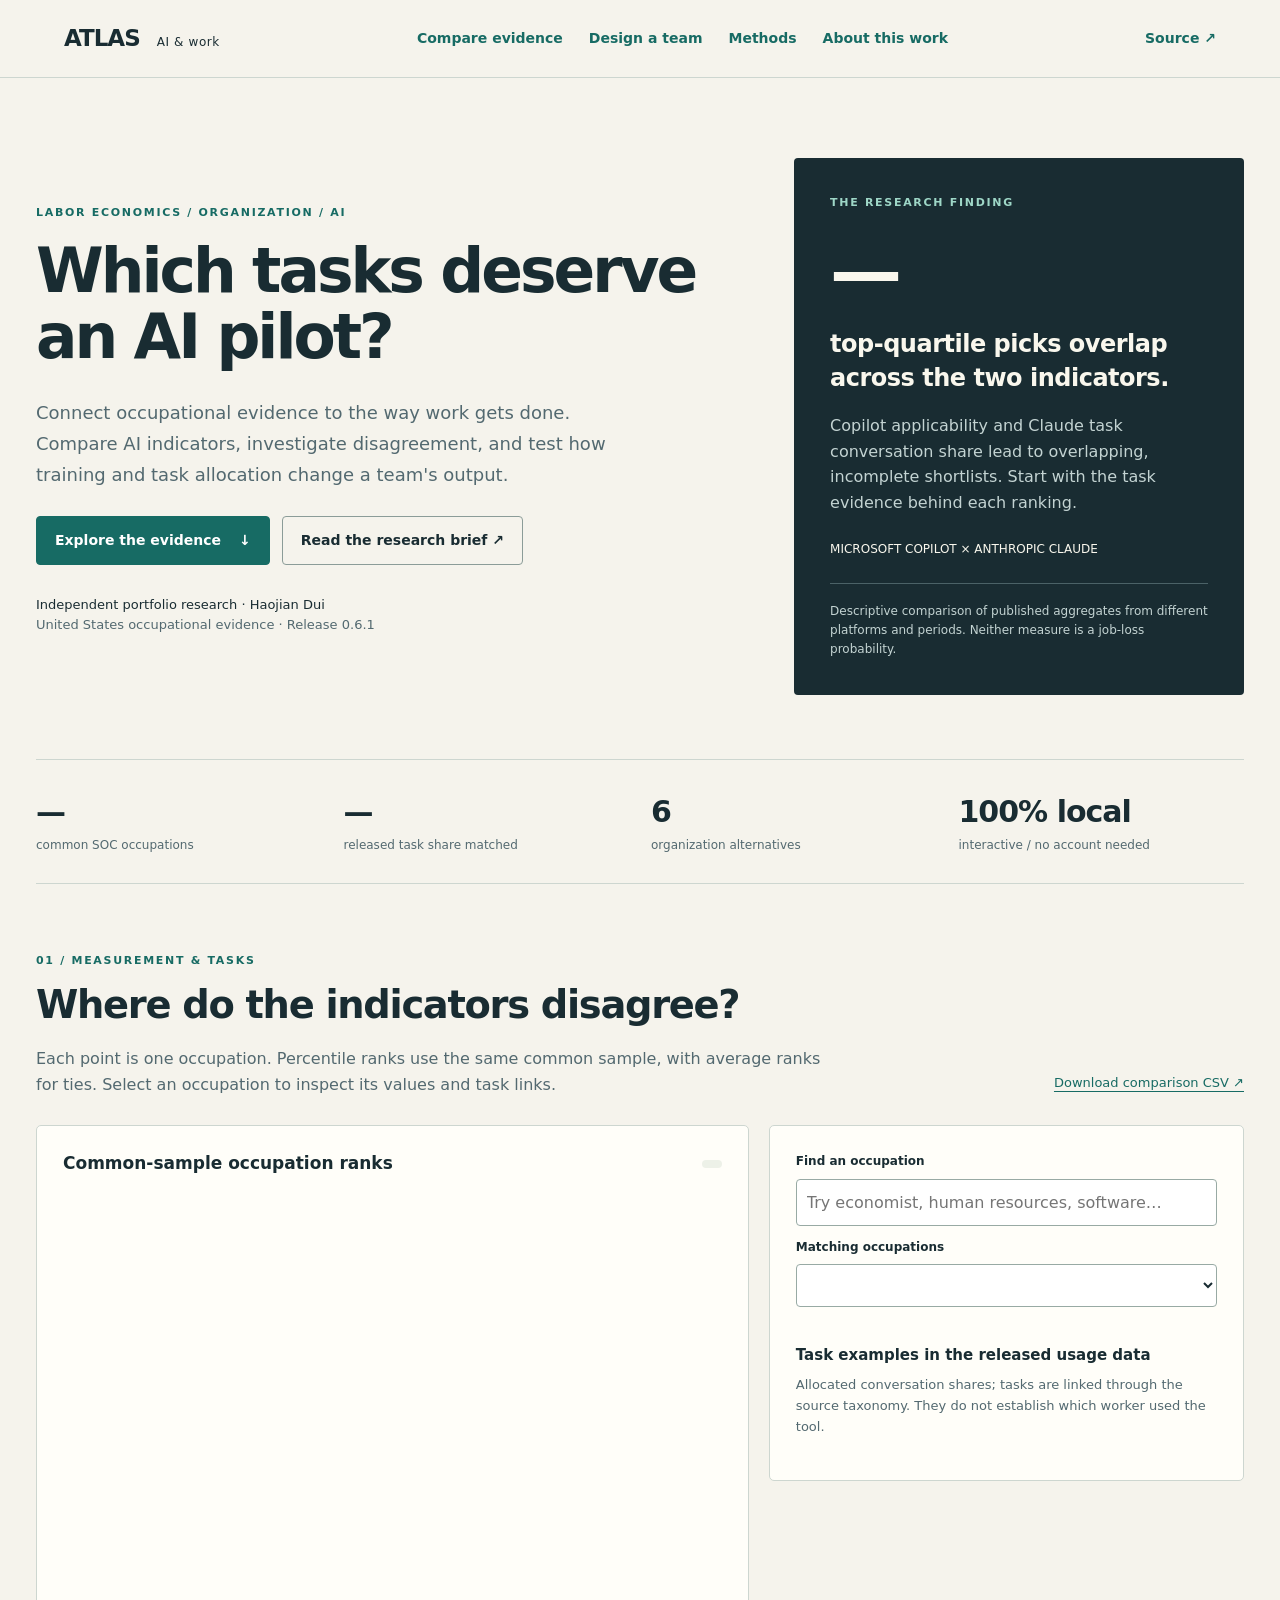
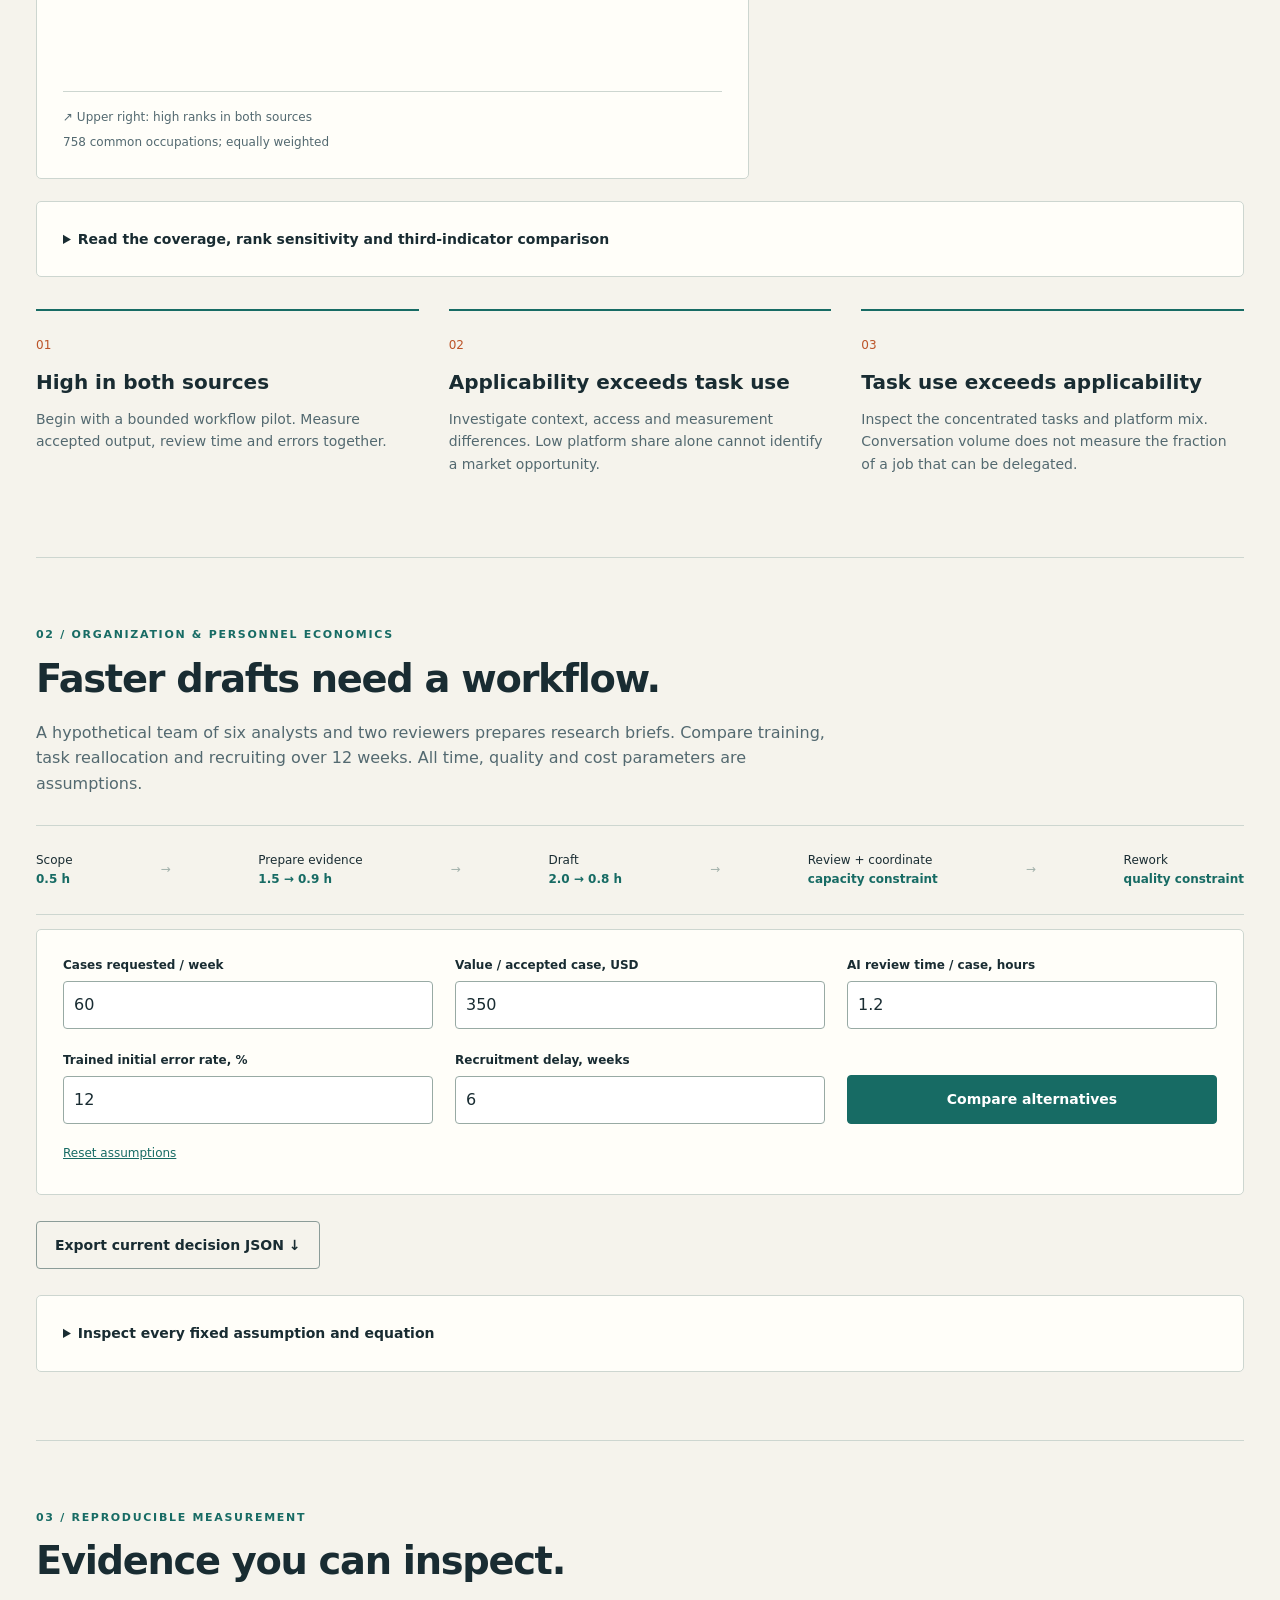
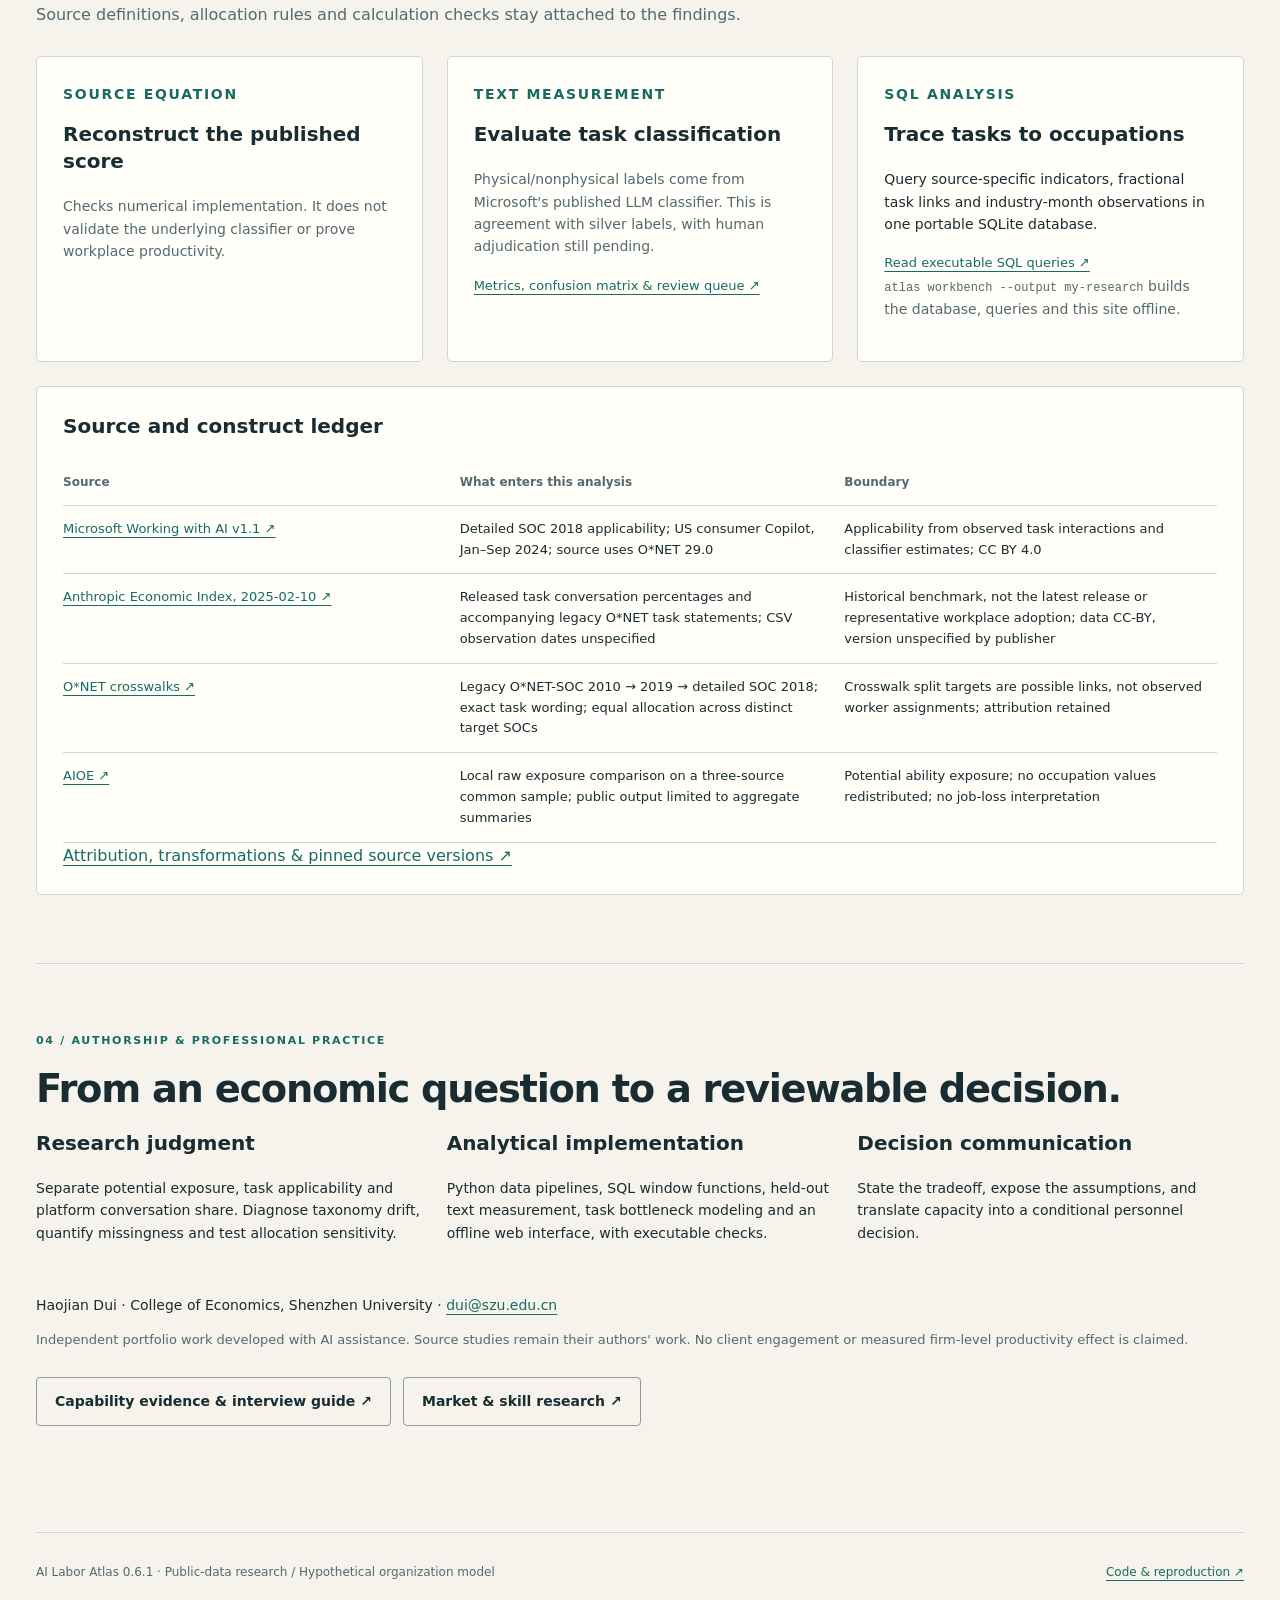
<file: src/ai_labor_atlas/resources/workbench.html>
<!doctype html>

<html lang="en"><head><meta charset="utf-8"><meta name="viewport" content="width=device-width,initial-scale=1">

<meta name="description" content="Independent applied economics research on AI, occupational tasks and organizational decisions by Haojian Dui.">

<title>AI Labor Atlas · Tasks, evidence & organization</title><link rel="stylesheet" href="workbench.css"></head>

<body><a class="skip" href="#main">Skip to research</a>

<nav aria-label="Main navigation"><a class="brand" href="#">ATLAS <span>AI & work</span></a><div><a href="#evidence">Compare evidence</a><a href="#workflow">Design a team</a><a href="#methods">Methods</a><a href="#portfolio">About this work</a></div><a class="repo" href="https://github.com/JoeDHJ/ai-labor-atlas">Source ↗</a></nav>

<main id="main">

<header class="hero"><div><p class="eyebrow">LABOR ECONOMICS / ORGANIZATION / AI</p><h1>Which tasks deserve<br>an AI pilot?</h1><p class="lede">Connect occupational evidence to the way work gets done. Compare AI indicators, investigate disagreement, and test how training and task allocation change a team's output.</p><div class="actions"><a class="button primary" href="#evidence">Explore the evidence <span>↓</span></a><a class="button" href="research-brief.md" download>Read the research brief ↗</a></div><p class="byline">Independent portfolio research · Haojian Dui<br><span>United States occupational evidence · Release 0.6.1</span></p></div><aside class="hero-card"><p class="eyebrow">THE RESEARCH FINDING</p><strong id="heroOverlap">—</strong><h2>top-quartile picks overlap across the two indicators.</h2><p>Copilot applicability and Claude task conversation share lead to overlapping, incomplete shortlists. Start with the task evidence behind each ranking.</p><div class="mini-key">MICROSOFT COPILOT × ANTHROPIC CLAUDE</div><p class="small">Descriptive comparison of published aggregates from different platforms and periods. Neither measure is a job-loss probability.</p></aside></header>

<section class="strip" aria-label="Evidence coverage"><div><strong id="socCount">—</strong><span>common SOC occupations</span></div><div><strong id="massCoverage">—</strong><span>released task share matched</span></div><div><strong>6</strong><span>organization alternatives</span></div><div><strong>100% local</strong><span>interactive / no account needed</span></div></section>

<section id="evidence"><div class="section-head"><div><p class="eyebrow">01 / MEASUREMENT & TASKS</p><h2>Where do the indicators disagree?</h2><p>Each point is one occupation. Percentile ranks use the same common sample, with average ranks for ties. Select an occupation to inspect its values and task links.</p></div><a class="text-link" href="occupation-comparison.csv" download>Download comparison CSV ↗</a></div>

<div class="evidence-grid"><div class="card chart-card"><div class="chart-title"><h3>Common-sample occupation ranks</h3><span id="rho" class="pill"></span></div><svg id="scatter" viewBox="0 0 620 470" role="img" aria-labelledby="scatterTitle scatterDesc"><title id="scatterTitle">Copilot applicability and Claude task conversation share percentile ranks</title><desc id="scatterDesc">Points near the diagonal have similar ranks. Search or use the occupation selector to inspect every point without relying on the chart.</desc></svg><div class="chart-note"><span>↗ Upper right: high ranks in both sources</span><span>758 common occupations; equally weighted</span></div></div>

<aside class="card inspection"><label for="occupationSearch">Find an occupation</label><input id="occupationSearch" type="search" placeholder="Try economist, human resources, software…"><label for="occupationSelect">Matching occupations</label><select id="occupationSelect"></select><p id="matchCount" class="small" aria-live="polite"></p><div id="occupationDetail" aria-live="polite"></div><h4>Task examples in the released usage data</h4><p class="small">Allocated conversation shares; tasks are linked through the source taxonomy. They do not establish which worker used the tool.</p><ol id="taskDetail"></ol><p id="taskMore" class="small"></p></aside></div>

<details class="card"><summary>Read the coverage, rank sensitivity and third-indicator comparison</summary><div id="measurementDetails"></div></details>

<div class="decision-cards"><article><span>01</span><h3>High in both sources</h3><p>Begin with a bounded workflow pilot. Measure accepted output, review time and errors together.</p></article><article><span>02</span><h3>Applicability exceeds task use</h3><p>Investigate context, access and measurement differences. Low platform share alone cannot identify a market opportunity.</p></article><article><span>03</span><h3>Task use exceeds applicability</h3><p>Inspect the concentrated tasks and platform mix. Conversation volume does not measure the fraction of a job that can be delegated.</p></article></div>

</section>

<section id="workflow"><div class="section-head"><div><p class="eyebrow">02 / ORGANIZATION & PERSONNEL ECONOMICS</p><h2>Faster drafts need a workflow.</h2><p>A hypothetical team of six analysts and two reviewers prepares research briefs. Compare training, task reallocation and recruiting over 12 weeks. All time, quality and cost parameters are assumptions.</p></div></div>

<div class="pipeline" aria-label="Task sequence"><span>Scope<br><b>0.5 h</b></span><i>→</i><span>Prepare evidence<br><b>1.5 → 0.9 h</b></span><i>→</i><span>Draft<br><b>2.0 → 0.8 h</b></span><i>→</i><span>Review + coordinate<br><b>capacity constraint</b></span><i>→</i><span>Rework<br><b>quality constraint</b></span></div>

<div class="card model-controls"><form id="workflowForm"><div><label for="demand">Cases requested / week</label><input id="demand" type="number" min="1" max="1000" value="60" step="1" required></div><div><label for="caseValue">Value / accepted case, USD</label><input id="caseValue" type="number" min="1" max="100000" value="350" step="1" required></div><div><label for="reviewHours">AI review time / case, hours</label><input id="reviewHours" type="number" min="0.1" max="20" value="1.2" step="0.1" required></div><div><label for="errorRate">Trained initial error rate, %</label><input id="errorRate" type="number" min="0" max="100" value="12" step="1" required></div><div><label for="hiringLead">Recruitment delay, weeks</label><input id="hiringLead" type="number" min="0" max="104" value="6" step="1" required></div><button class="button primary" type="submit">Compare alternatives</button></form><p id="workflowStatus" class="small" aria-live="polite"></p><button class="text-button" id="resetWorkflow" type="button">Reset assumptions</button></div>

<div id="workflowResult" aria-live="polite"></div><div class="actions"><button class="button" id="exportWorkflow" type="button">Export current decision JSON ↓</button></div>

<details class="card"><summary>Inspect every fixed assumption and equation</summary><div id="assumptions"></div><p><a href="workflow-assumptions.md">Full model contract ↗</a></p></details>

</section>

<section id="methods"><div class="section-head"><div><p class="eyebrow">03 / REPRODUCIBLE MEASUREMENT</p><h2>Evidence you can inspect.</h2><p>Source definitions, allocation rules and calculation checks stay attached to the findings.</p></div></div><div class="method-grid"><article class="card"><p class="eyebrow">SOURCE EQUATION</p><h3>Reconstruct the published score</h3><p id="reconstruction"></p><p class="small">Checks numerical implementation. It does not validate the underlying classifier or prove workplace productivity.</p></article><article class="card"><p class="eyebrow">TEXT MEASUREMENT</p><h3>Evaluate task classification</h3><p id="benchmark"></p><p class="small">Physical/nonphysical labels come from Microsoft's published LLM classifier. This is agreement with silver labels, with human adjudication still pending.</p><a href="measurement-benchmark.json" download>Metrics, confusion matrix & review queue ↗</a></article><article class="card"><p class="eyebrow">SQL ANALYSIS</p><h3>Trace tasks to occupations</h3><p>Query source-specific indicators, fractional task links and industry-month observations in one portable SQLite database.</p><a href="research-queries.sql" download>Read executable SQL queries ↗</a><p class="small"><code>atlas workbench --output my-research</code> builds the database, queries and this site offline.</p></article></div>

<div class="card sources"><h3>Source and construct ledger</h3><div class="table-scroll"><table><thead><tr><th>Source</th><th>What enters this analysis</th><th>Boundary</th></tr></thead><tbody><tr><td><a href="https://github.com/microsoft/working-with-ai">Microsoft Working with AI v1.1 ↗</a></td><td>Detailed SOC 2018 applicability; US consumer Copilot, Jan–Sep 2024; source uses O*NET 29.0</td><td>Applicability from observed task interactions and classifier estimates; CC BY 4.0</td></tr><tr><td><a href="https://huggingface.co/datasets/Anthropic/EconomicIndex/tree/main/release_2025_02_10">Anthropic Economic Index, 2025-02-10 ↗</a></td><td>Released task conversation percentages and accompanying legacy O*NET task statements; CSV observation dates unspecified</td><td>Historical benchmark, not the latest release or representative workplace adoption; data CC-BY, version unspecified by publisher</td></tr><tr><td><a href="https://www.onetcenter.org/taxonomy/2019/walk.html">O*NET crosswalks ↗</a></td><td>Legacy O*NET-SOC 2010 → 2019 → detailed SOC 2018; exact task wording; equal allocation across distinct target SOCs</td><td>Crosswalk split targets are possible links, not observed worker assignments; attribution retained</td></tr><tr><td><a href="https://github.com/AIOE-Data/AIOE">AIOE ↗</a></td><td>Local raw exposure comparison on a three-source common sample; public output limited to aggregate summaries</td><td>Potential ability exposure; no occupation values redistributed; no job-loss interpretation</td></tr></tbody></table></div><a href="data-attribution.md">Attribution, transformations & pinned source versions ↗</a></div>

</section>

<section id="portfolio"><p class="eyebrow">04 / AUTHORSHIP & PROFESSIONAL PRACTICE</p><h2>From an economic question to a reviewable decision.</h2><div class="method-grid"><article><h3>Research judgment</h3><p>Separate potential exposure, task applicability and platform conversation share. Diagnose taxonomy drift, quantify missingness and test allocation sensitivity.</p></article><article><h3>Analytical implementation</h3><p>Python data pipelines, SQL window functions, held-out text measurement, task bottleneck modeling and an offline web interface, with executable checks.</p></article><article><h3>Decision communication</h3><p>State the tradeoff, expose the assumptions, and translate capacity into a conditional personnel decision.</p></article></div><p class="author">Haojian Dui · College of Economics, Shenzhen University · <a href="mailto:dui@szu.edu.cn">dui@szu.edu.cn</a></p><p class="small">Independent portfolio work developed with AI assistance. Source studies remain their authors' work. No client engagement or measured firm-level productivity effect is claimed.</p><div class="actions"><a class="button" href="https://github.com/JoeDHJ/ai-labor-atlas/blob/main/docs/career-evidence.md">Capability evidence & interview guide ↗</a><a class="button" id="marketLink" href="https://github.com/JoeDHJ/ai-labor-atlas/blob/main/docs/reports/labor-market-intelligence.md">Market & skill research ↗</a></div></section>

</main><footer>AI Labor Atlas 0.6.1 · Public-data research / Hypothetical organization model <a href="https://github.com/JoeDHJ/ai-labor-atlas">Code & reproduction ↗</a></footer>

<script type="application/json" id="atlasData">__ATLAS_DATA__</script><script src="workbench.js"></script></body></html>
</file>
<file: src/ai_labor_atlas/resources/workbench.css>
:root{--paper:#f5f3ec;--ink:#192c32;--muted:#536970;--teal:#176b64;--orange:#bc5428;--line:#cdd6d0;--card:#fffef9}*{box-sizing:border-box}html{scroll-behavior:smooth;scroll-padding-top:90px}body{margin:0;background:var(--paper);color:var(--ink);font:16px/1.6 system-ui,-apple-system,sans-serif}a{color:var(--teal);text-underline-offset:4px}a:hover{color:var(--orange)}button,input,select{font:inherit}button,a,input,select,summary{outline-offset:4px}button:focus-visible,a:focus-visible,input:focus-visible,select:focus-visible,summary:focus-visible{outline:3px solid var(--orange)}nav{min-height:78px;border-bottom:1px solid var(--line);display:flex;align-items:center;justify-content:space-between;gap:22px;padding:16px max(5vw,24px);background:var(--paper);position:sticky;top:0;z-index:10}nav a{text-decoration:none;font-size:14px;font-weight:600}nav>div{display:flex;gap:26px}.brand{color:var(--ink);font-weight:850;font-size:23px;letter-spacing:-1px}.brand span{font-size:12px;letter-spacing:.6px;font-weight:500;margin-left:10px}main{max-width:1280px;margin:auto;padding:0 36px}h1,h2,h3,h4,p{margin-top:0}h1{font-size:clamp(42px,4.8vw,66px);letter-spacing:-3px;line-height:1.08;margin:14px 0 28px;font-weight:650}h2{font-size:clamp(28px,3vw,40px);letter-spacing:-1.3px;line-height:1.2;font-weight:650;margin-bottom:18px}h3{font-size:20px;line-height:1.35;font-weight:650}h4{font-size:15px;margin:24px 0 8px}.eyebrow{font-size:11px;letter-spacing:1.7px;font-weight:750;color:var(--teal);margin-bottom:16px}.hero{padding:80px 0 64px;display:grid;grid-template-columns:1.3fr .85fr;gap:70px;align-items:center}.lede{max-width:620px;font-size:18px;color:var(--muted);line-height:1.7}.hero-card{background:var(--ink);color:#f9f7ed;padding:36px;border-radius:4px;position:relative}.hero-card .eyebrow{color:#9ed7c7}.hero-card strong{font-size:72px;font-weight:550;letter-spacing:-3px;line-height:1.2}.hero-card h2{font-size:24px;letter-spacing:-.5px;line-height:1.4;margin-top:14px}.hero-card p{color:#c3d3d2}.hero-card .small{font-size:12px;color:#c3d3d2;border-top:1px solid #4b6267;padding-top:18px;margin-bottom:0}.mini-key{display:flex;gap:8px;align-items:center;font-size:12px;margin:24px 0}.dot{display:inline-block;width:10px;height:10px;border-radius:50%;margin-left:8px}.teal{background:#67c4b3}.orange{background:#ed9d6e}.actions{display:flex;gap:12px;flex-wrap:wrap;margin:26px 0}.button{display:inline-flex;align-items:center;justify-content:center;gap:18px;background:transparent;color:var(--ink);border:1px solid #8b9c98;padding:12px 18px;text-decoration:none;cursor:pointer;border-radius:4px;font-size:14px;font-weight:650}.primary{background:var(--teal);border-color:var(--teal);color:white}.primary:hover{background:#114e49;color:white}.byline{font-size:13px;margin-top:30px}.byline span,.small{font-size:13px;color:var(--muted)}.strip{border-top:1px solid var(--line);border-bottom:1px solid var(--line);display:grid;grid-template-columns:repeat(4,1fr);padding:28px 0;gap:22px}.strip div{display:flex;flex-direction:column}.strip strong{font-size:30px;letter-spacing:-1px;font-weight:600}.strip span{font-size:12px;color:var(--muted)}section{padding:68px 0;border-bottom:1px solid var(--line)}section.strip{padding:28px 0}.section-head{display:flex;align-items:end;justify-content:space-between;gap:30px;margin-bottom:28px}.section-head p{max-width:800px;color:var(--muted);margin-bottom:0}.section-head .eyebrow{color:var(--teal);margin-bottom:12px}.text-link{font-size:13px;flex-shrink:0;margin-bottom:4px}.card{background:var(--card);border:1px solid var(--line);border-radius:5px;padding:26px}.evidence-grid{display:grid;grid-template-columns:1.5fr 1fr;gap:20px;align-items:start}.chart-title{display:flex;align-items:center;justify-content:space-between;gap:16px}.chart-title h3{font-size:17px;margin-bottom:0}.pill{font-size:12px;background:#edf1e8;padding:4px 10px;border-radius:20px;white-space:nowrap}#scatter{width:100%;height:auto;display:block;margin-top:16px}#scatter text{font-family:inherit;font-size:12px;fill:var(--muted)}.chart-note{display:flex;flex-direction:column;font-size:12px;color:var(--muted);gap:6px;border-top:1px solid var(--line);padding-top:16px}.inspection label{display:block;font-size:12px;font-weight:650;margin-bottom:7px}.inspection input,.inspection select{width:100%;margin-bottom:12px}input,select{background:white;border:1px solid #98aaa4;color:var(--ink);border-radius:4px;padding:10px;min-width:0}.occupation-title{font-size:23px;line-height:1.3;letter-spacing:-.4px;margin:20px 0 8px}.metric-pair{display:grid;grid-template-columns:1fr 1fr;gap:14px;margin:20px 0}.metric-pair strong{display:block;font-size:25px;color:var(--teal);font-weight:650}.metric-pair span{font-size:12px;color:var(--muted);display:block}#taskDetail{padding-left:19px;margin-top:16px}#taskDetail li{font-size:13px;margin:0 0 12px}#taskDetail small{color:var(--muted);display:block}.decision-cards{display:grid;grid-template-columns:repeat(3,1fr);gap:30px;margin-top:32px}.decision-cards article{border-top:2px solid var(--teal);padding-top:20px}.decision-cards span{font-size:12px;color:var(--orange)}.decision-cards h3{margin:12px 0}.decision-cards p{font-size:14px;color:var(--muted)}details.card{margin-top:22px}summary{cursor:pointer;font-size:14px;font-weight:650}details>div{margin-top:24px}details p{font-size:14px}table{width:100%;border-collapse:collapse;text-align:left;font-size:13px}td,th{padding:13px 12px;border-bottom:1px solid var(--line);vertical-align:top}th{font-size:12px;font-weight:700;color:var(--muted)}td:first-child,th:first-child{padding-left:0}td.num,th.num{text-align:right;font-variant-numeric:tabular-nums;white-space:nowrap}.table-scroll{overflow-x:auto}.pipeline{display:flex;justify-content:space-between;align-items:center;gap:12px;padding:25px 0;margin-bottom:14px;border-block:1px solid var(--line);font-size:12px}.pipeline b{font-weight:650;color:var(--teal)}.pipeline i{font-style:normal;color:#a4b2ac}.model-controls form{display:grid;grid-template-columns:repeat(3,1fr);gap:22px;align-items:end}.model-controls label{display:block;font-size:12px;font-weight:650;margin-bottom:6px}.model-controls input{width:100%}.model-controls .small{margin:15px 0 0}.text-button{font-size:12px;background:none;border:0;color:var(--teal);text-decoration:underline;cursor:pointer;padding:5px 0}.outcome{background:#e5eee5;border-left:4px solid var(--teal);padding:24px 28px;margin:22px 0}.outcome h3{font-size:23px;margin-bottom:10px}.outcome p{font-size:14px;margin-bottom:0}.best-row{background:#eef4e9}.ineligible{color:#8b3e25}.method-grid{display:grid;grid-template-columns:repeat(3,1fr);gap:24px}.method-grid p{font-size:14px}.method-grid a{font-size:13px}.sources{margin-top:24px}.sources td{width:33%}.author{margin-top:36px;font-size:14px}#portfolio{padding-bottom:80px}footer{max-width:1280px;padding:30px 36px;margin:auto;font-size:12px;color:var(--muted);display:flex;justify-content:space-between;gap:24px}.skip{position:absolute;top:-100px;left:15px;z-index:20;background:white;padding:15px}.skip:focus{top:10px}.stale{opacity:.55}code{font-size:12px;overflow-wrap:anywhere}.empty{padding:24px 0;color:var(--muted)}
@media(max-width:1000px){nav>div{gap:15px}.hero{gap:30px}.evidence-grid{grid-template-columns:1.3fr 1fr}.card{padding:20px}.section-head{display:block}.text-link{display:inline-block;margin-top:18px}.method-grid{gap:16px}.hero-card{padding:26px}}
@media(max-width:720px){nav{position:static;flex-wrap:wrap;padding:17px 22px;gap:12px}nav>div{order:3;width:100%;display:grid;grid-template-columns:1fr 1fr;gap:8px 16px;white-space:normal;padding-top:5px}nav a{font-size:12px}.brand{font-size:21px}main{padding:0 22px}.hero{grid-template-columns:1fr;padding:46px 0 36px;gap:30px}h1{letter-spacing:-1.8px}.hero-card strong{font-size:62px}.hero-card h2{font-size:22px}.strip{grid-template-columns:1fr 1fr;padding:22px 0}.strip strong{font-size:26px}.strip span{font-size:11px}section{padding:42px 0}.evidence-grid,.method-grid,.decision-cards{grid-template-columns:1fr}.chart-title{flex-wrap:wrap;gap:8px}.card{padding:19px}.model-controls form{grid-template-columns:1fr 1fr;gap:18px}.model-controls button{grid-column:1/-1}.pipeline{overflow-x:auto;justify-content:initial;gap:16px}.pipeline span{min-width:110px}.pipeline i{flex-shrink:0}.section-head{margin-bottom:24px}.decision-cards{gap:18px}.decision-cards p{margin-bottom:0}.outcome{padding:20px}footer{display:block;padding:25px 22px}footer a{display:block;margin-top:12px}.sources table{min-width:650px}.button{font-size:12px;padding:11px 14px}.inspection input{font-size:16px}#scatter text{font-size:19px}.small{font-size:12px}}
@media(prefers-reduced-motion:reduce){html{scroll-behavior:auto}}
</file>
